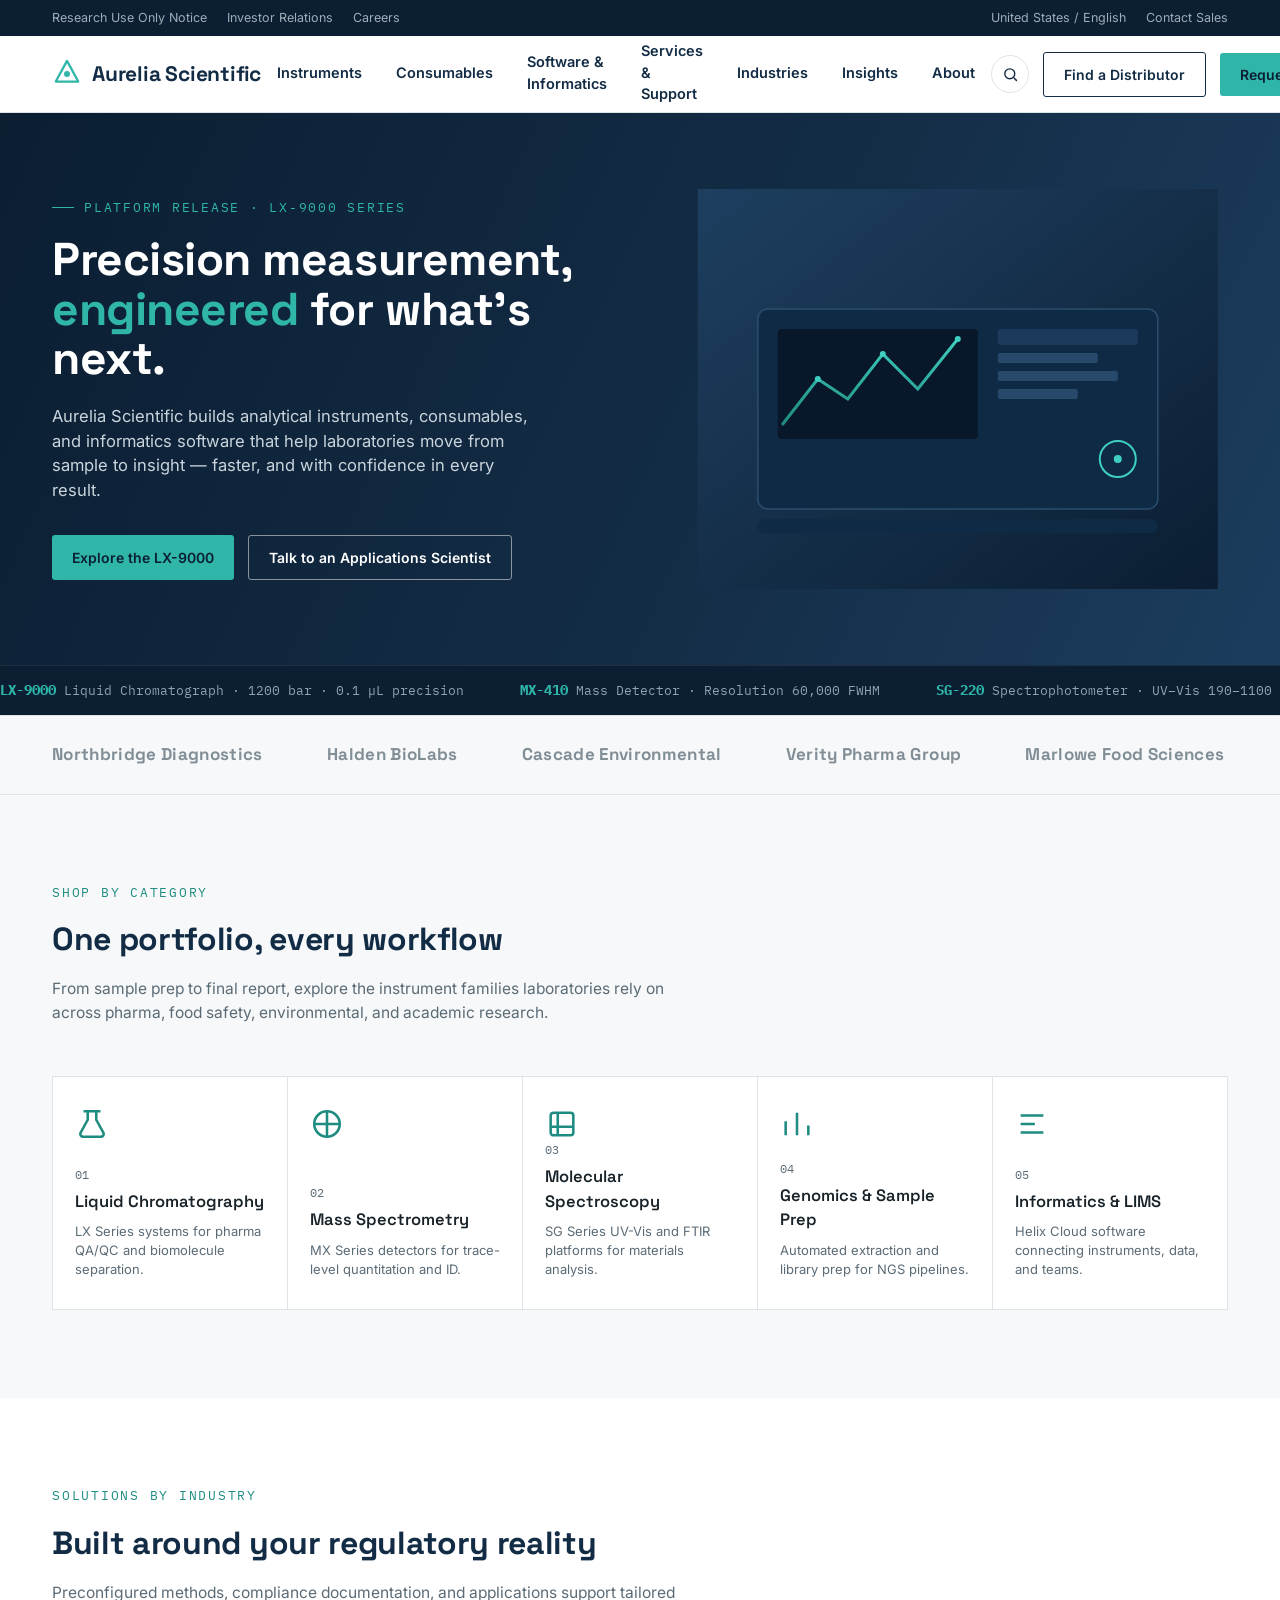
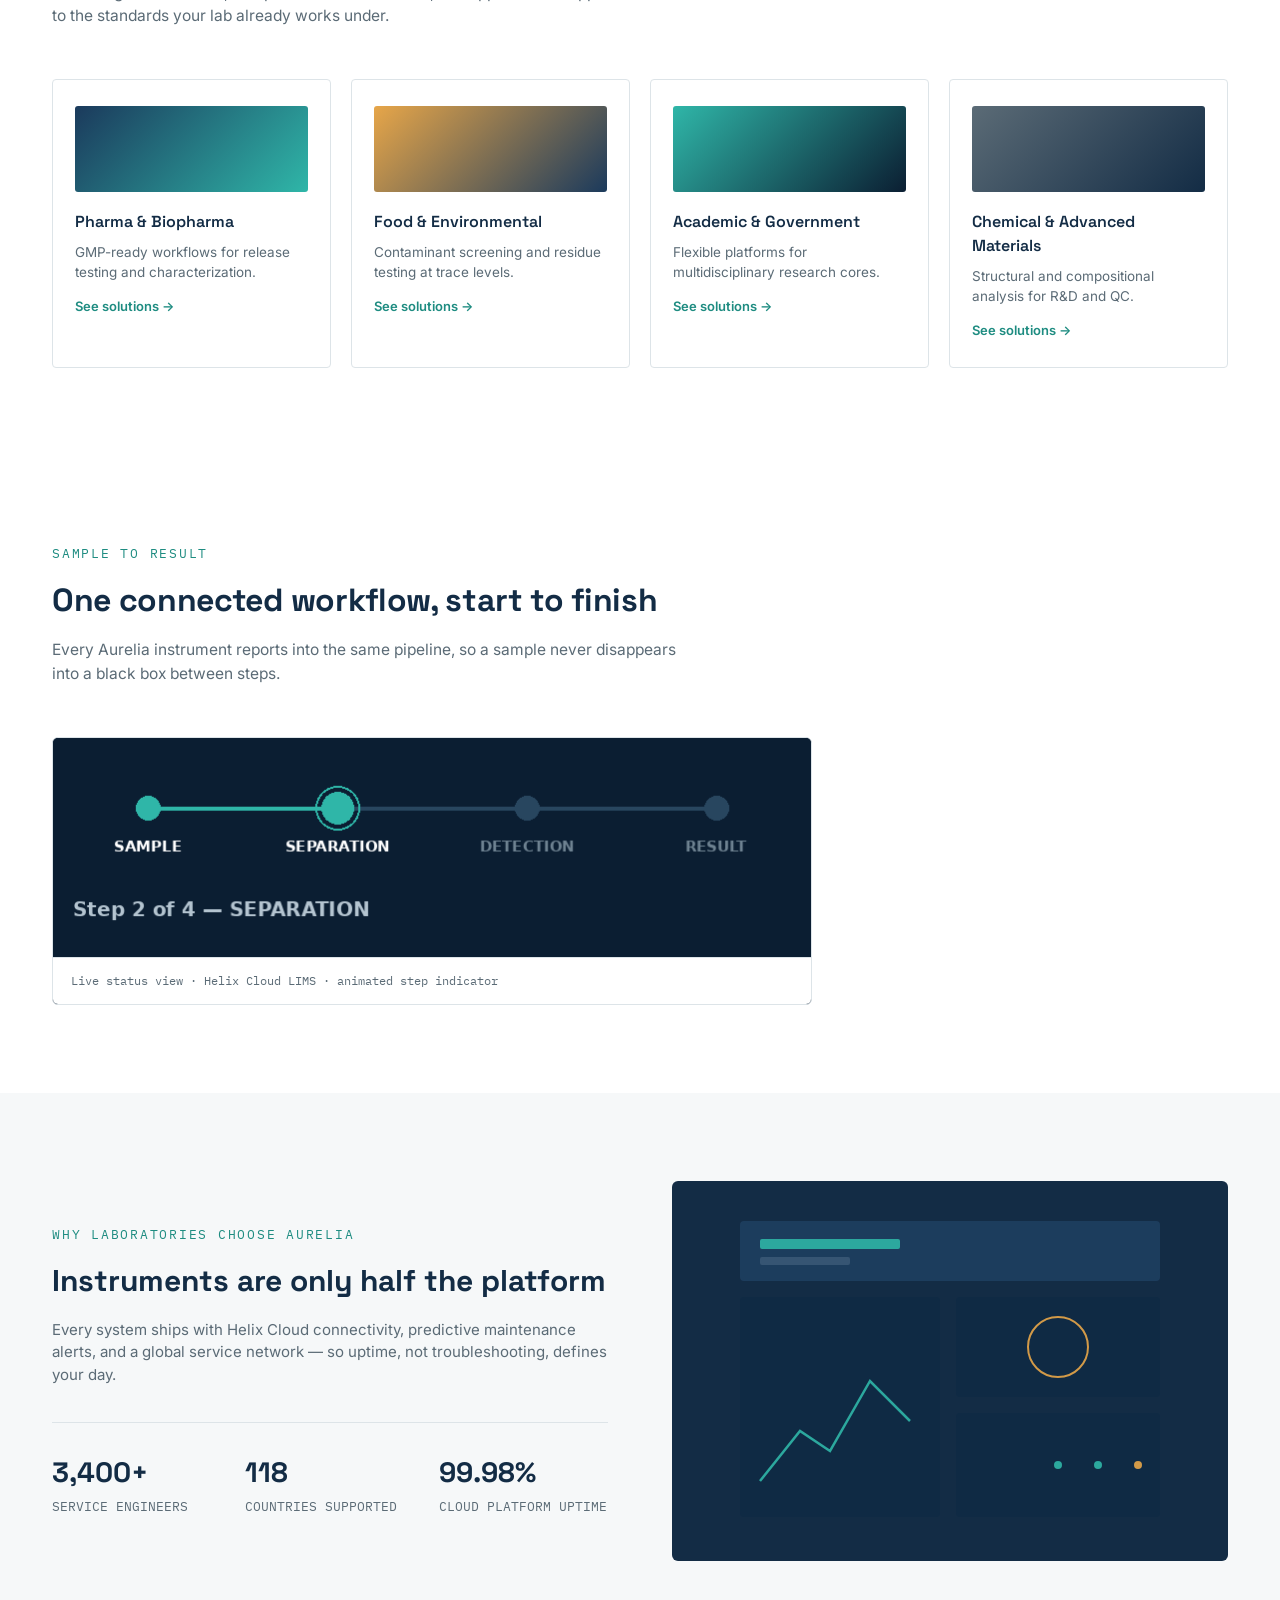
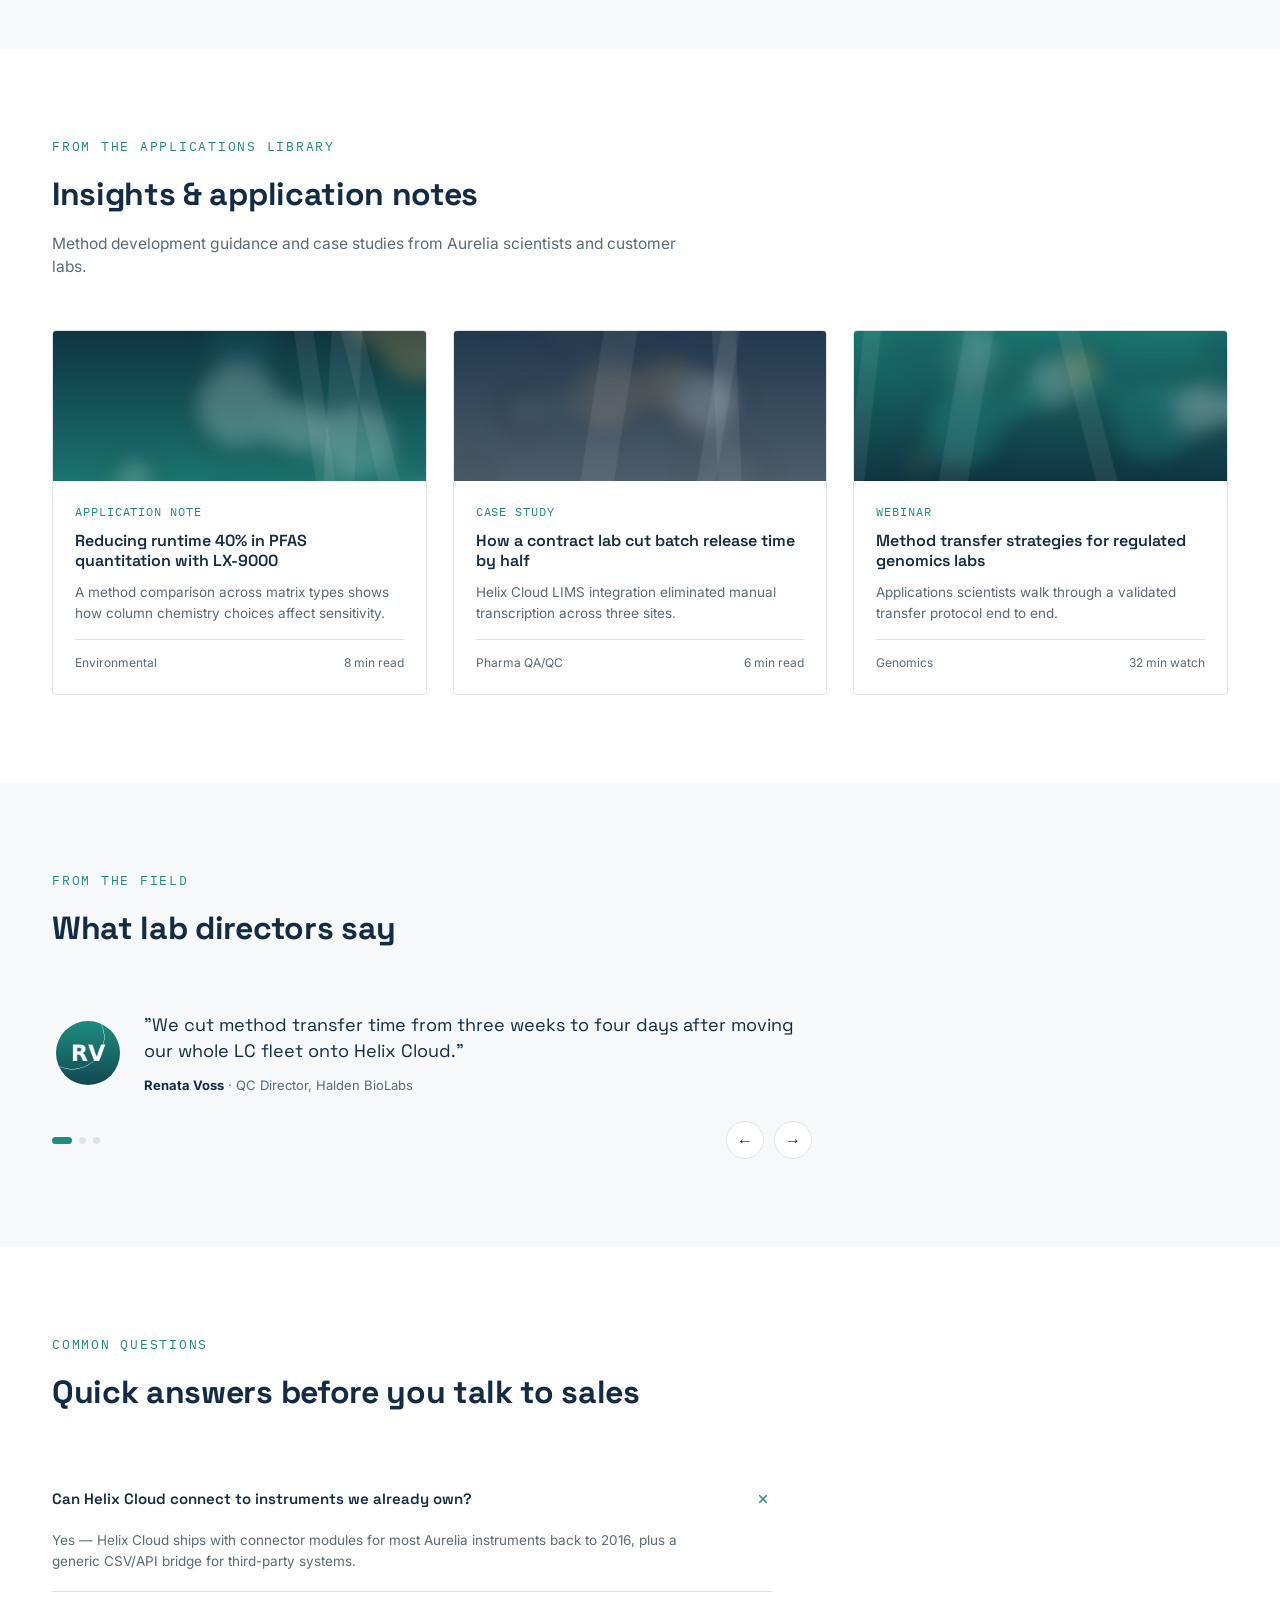
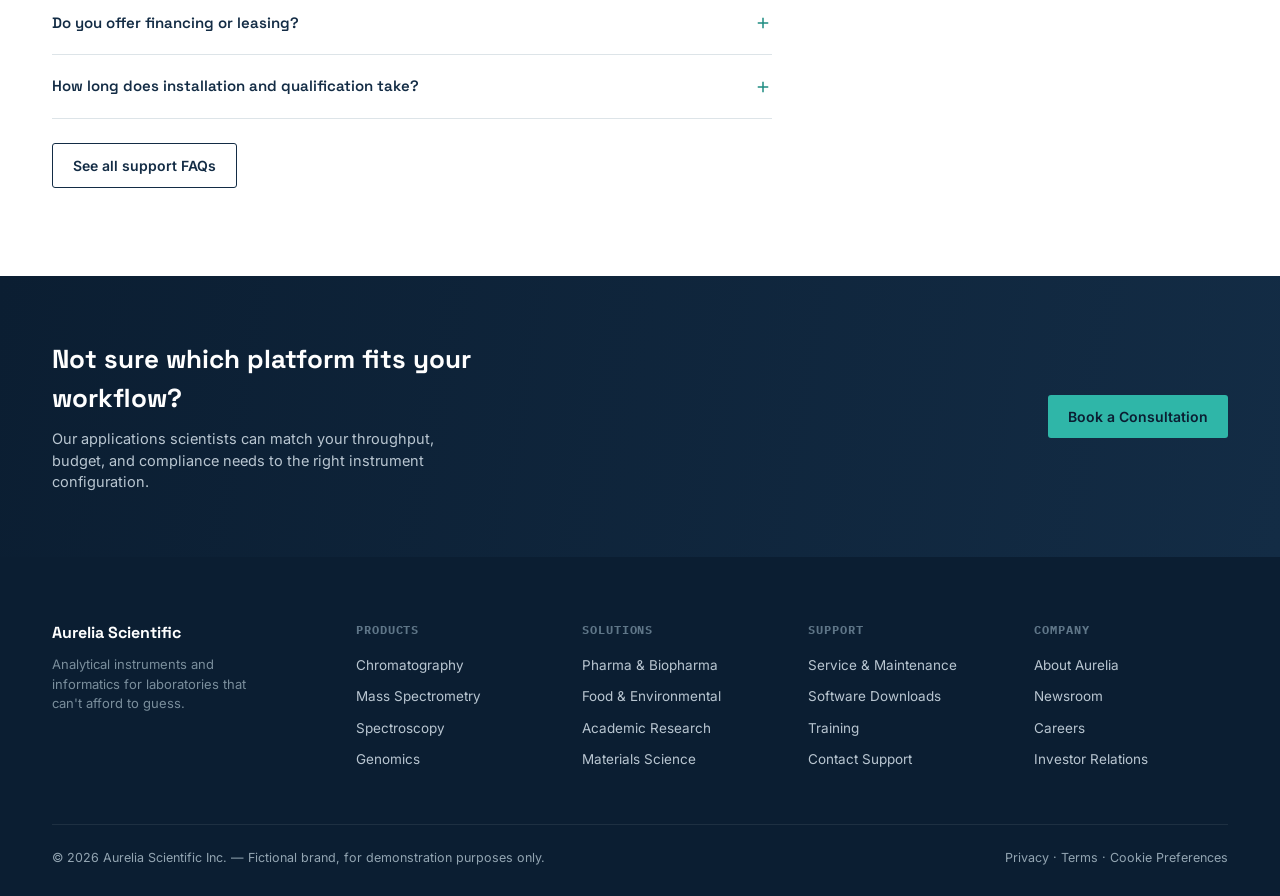
<file: .tmp-aurelia-source/index.html>
<!DOCTYPE html>
<html lang="en">
<head>
<meta charset="UTF-8">
<meta name="viewport" content="width=device-width, initial-scale=1.0">
<title>Home — Aurelia Scientific</title>
<link rel="preconnect" href="https://fonts.googleapis.com">
<link href="https://fonts.googleapis.com/css2?family=Space+Grotesk:wght@500;600;700&family=Inter:wght@400;500;600;700&family=IBM+Plex+Mono:wght@500;600&display=swap" rel="stylesheet">
<link rel="stylesheet" href="styles.css">
</head>
<body>

<div class="utility">
  <div class="wrap">
    <div class="utility-links">
      <a href="#">Research Use Only Notice</a>
      <a href="about.html">Investor Relations</a>
      <a href="about.html">Careers</a>
    </div>
    <div class="utility-links">
      <a href="#">United States / English</a>
      <a href="support.html">Contact Sales</a>
    </div>
  </div>
</div>
<header>
  <div class="wrap nav-row">
    <a href="index.html" class="logo">
      <span class="mark">
        <svg viewBox="0 0 32 32" fill="none"><path d="M16 2 L28 24 L4 24 Z" stroke="#2FB6A8" stroke-width="2.4" stroke-linejoin="round"/><circle cx="16" cy="16" r="3.2" fill="#2FB6A8"/></svg>
      </span>
      Aurelia&nbsp;Scientific
    </a>
    <nav class="primary">
      <a href="products.html">Instruments</a>
      <a href="products.html">Consumables</a>
      <a href="products.html">Software &amp; Informatics</a>
      <a href="support.html">Services &amp; Support</a>
      <a href="industries.html">Industries</a>
      <a href="insights.html">Insights</a>
      <a href="about.html">About</a>
    </nav>
    <div class="nav-actions">
      <span class="icon-btn">
        <svg width="17" height="17" viewBox="0 0 24 24" fill="none" stroke="currentColor" stroke-width="2"><circle cx="11" cy="11" r="7"/><path d="M21 21l-4.3-4.3"/></svg>
      </span>
      <a class="btn btn-ghost" href="support.html">Find a Distributor</a>
      <a class="btn btn-primary" href="support.html">Request a Quote</a>
    </div>
  </div>
</header>
<!-- HERO -->
<section class="hero" style="padding:0;">
  <div class="wrap">
    <div>
      <div class="eyebrow">Platform Release · LX-9000 Series</div>
      <h1>Precision measurement,<br><em>engineered</em> for what's next.</h1>
      <p>Aurelia Scientific builds analytical instruments, consumables, and informatics software that help laboratories move from sample to insight — faster, and with confidence in every result.</p>
      <div class="hero-ctas">
        <a class="btn btn-primary" href="product-lx9000.html">Explore the LX-9000</a>
        <a class="btn btn-ghost" style="border-color:rgba(255,255,255,.5); color:#fff;" href="support.html">Talk to an Applications Scientist</a>
      </div>
    </div>
    <div class="hero-visual">
      <svg class="instrument-render" viewBox="0 0 520 400" xmlns="http://www.w3.org/2000/svg">
        <defs>
          <linearGradient id="g1" x1="0" y1="0" x2="1" y2="1">
            <stop offset="0%" stop-color="#1E3F60"/>
            <stop offset="100%" stop-color="#0B1E32"/>
          </linearGradient>
          <linearGradient id="g2" x1="0" y1="0" x2="0" y2="1">
            <stop offset="0%" stop-color="#3FCFC0"/>
            <stop offset="100%" stop-color="#1E8C81"/>
          </linearGradient>
        </defs>
        <rect width="520" height="400" fill="url(#g1)"/>
        <rect x="60" y="120" width="400" height="200" rx="10" fill="#0F2A44" stroke="#2A4D6E" stroke-width="1.5"/>
        <rect x="80" y="140" width="200" height="110" rx="4" fill="#08182A"/>
        <path d="M85 235 L120 190 L150 210 L185 165 L220 200 L260 150" stroke="url(#g2)" stroke-width="3" fill="none" stroke-linecap="round"/>
        <circle cx="120" cy="190" r="3" fill="#3FCFC0"/>
        <circle cx="185" cy="165" r="3" fill="#3FCFC0"/>
        <circle cx="260" cy="150" r="3" fill="#3FCFC0"/>
        <rect x="300" y="140" width="140" height="16" rx="3" fill="#1B3A5C"/>
        <rect x="300" y="164" width="100" height="10" rx="2" fill="#26496C"/>
        <rect x="300" y="182" width="120" height="10" rx="2" fill="#26496C"/>
        <rect x="300" y="200" width="80" height="10" rx="2" fill="#26496C"/>
        <circle cx="420" cy="270" r="18" fill="none" stroke="#3FCFC0" stroke-width="2"/>
        <circle cx="420" cy="270" r="4" fill="#3FCFC0"/>
        <rect x="60" y="330" width="400" height="14" rx="7" fill="#0F2A44"/>
      </svg>
    </div>
  </div>
</section>

<!-- SPEC TICKER -->
<div class="ticker">
  <div class="ticker-track">
    <span class="spec-item"><b>LX-9000</b> Liquid Chromatograph · 1200 bar · 0.1 µL precision</span>
    <span class="spec-item"><b>MX-410</b> Mass Detector · Resolution 60,000 FWHM</span>
    <span class="spec-item"><b>SG-220</b> Spectrophotometer · UV–Vis 190–1100 nm</span>
    <span class="spec-item"><b>GC-7</b> Gas Chromatograph · 7 channel, dual FID</span>
    <span class="spec-item"><b>Helix Cloud LIMS</b> · 99.98% uptime SLA</span>
    <span class="spec-item"><b>LX-9000</b> Liquid Chromatograph · 1200 bar · 0.1 µL precision</span>
    <span class="spec-item"><b>MX-410</b> Mass Detector · Resolution 60,000 FWHM</span>
    <span class="spec-item"><b>SG-220</b> Spectrophotometer · UV–Vis 190–1100 nm</span>
    <span class="spec-item"><b>GC-7</b> Gas Chromatograph · 7 channel, dual FID</span>
    <span class="spec-item"><b>Helix Cloud LIMS</b> · 99.98% uptime SLA</span>
  </div>
</div>

<!-- LOGO STRIP -->
<div class="logo-strip">
  <div class="wrap">
    <div class="logo-strip-track">
      <span class="logo-item">Northbridge Diagnostics</span>
      <span class="logo-item">Halden BioLabs</span>
      <span class="logo-item">Cascade Environmental</span>
      <span class="logo-item">Verity Pharma Group</span>
      <span class="logo-item">Marlowe Food Sciences</span>
      <span class="logo-item">Ashcombe University</span>
      <span class="logo-item">Northbridge Diagnostics</span>
      <span class="logo-item">Halden BioLabs</span>
      <span class="logo-item">Cascade Environmental</span>
      <span class="logo-item">Verity Pharma Group</span>
      <span class="logo-item">Marlowe Food Sciences</span>
      <span class="logo-item">Ashcombe University</span>
    </div>
  </div>
</div>

<!-- CATEGORY GRID -->
<section class="bg-paper">
  <div class="wrap">
    <div class="section-head">
      <div class="kicker">Shop by category</div>
      <h2>One portfolio, every workflow</h2>
      <p>From sample prep to final report, explore the instrument families laboratories rely on across pharma, food safety, environmental, and academic research.</p>
    </div>
    <div class="cat-grid">
      <div class="cat-card">
        <svg class="cat-icon" viewBox="0 0 24 24" fill="none" stroke="currentColor" stroke-width="1.8"><path d="M6 3h12M9 3v6l-5 9a2 2 0 002 3h12a2 2 0 002-3l-5-9V3"/></svg>
        <div>
          <div class="cat-num">01</div>
          <h3><a href="product-lx9000.html" style="color:inherit;">Liquid Chromatography</a></h3>
          <p>LX Series systems for pharma QA/QC and biomolecule separation.</p>
        </div>
      </div>
      <div class="cat-card">
        <svg class="cat-icon" viewBox="0 0 24 24" fill="none" stroke="currentColor" stroke-width="1.8"><circle cx="12" cy="12" r="9"/><path d="M12 3v18M3 12h18"/></svg>
        <div>
          <div class="cat-num">02</div>
          <h3><a href="product-mx410.html" style="color:inherit;">Mass Spectrometry</a></h3>
          <p>MX Series detectors for trace-level quantitation and ID.</p>
        </div>
      </div>
      <div class="cat-card">
        <svg class="cat-icon" viewBox="0 0 24 24" fill="none" stroke="currentColor" stroke-width="1.8"><rect x="4" y="4" width="16" height="16" rx="2"/><path d="M4 14h16M9 4v16"/></svg>
        <div>
          <div class="cat-num">03</div>
          <h3><a href="products.html" style="color:inherit;">Molecular Spectroscopy</a></h3>
          <p>SG Series UV-Vis and FTIR platforms for materials analysis.</p>
        </div>
      </div>
      <div class="cat-card">
        <svg class="cat-icon" viewBox="0 0 24 24" fill="none" stroke="currentColor" stroke-width="1.8"><path d="M4 20V10M12 20V4M20 20v-7"/></svg>
        <div>
          <div class="cat-num">04</div>
          <h3><a href="products.html" style="color:inherit;">Genomics &amp; Sample Prep</a></h3>
          <p>Automated extraction and library prep for NGS pipelines.</p>
        </div>
      </div>
      <div class="cat-card">
        <svg class="cat-icon" viewBox="0 0 24 24" fill="none" stroke="currentColor" stroke-width="1.8"><path d="M4 6h16M4 12h10M4 18h16"/></svg>
        <div>
          <div class="cat-num">05</div>
          <h3><a href="products.html" style="color:inherit;">Informatics &amp; LIMS</a></h3>
          <p>Helix Cloud software connecting instruments, data, and teams.</p>
        </div>
      </div>
    </div>
  </div>
</section>

<!-- INDUSTRIES -->
<section>
  <div class="wrap">
    <div class="section-head">
      <div class="kicker">Solutions by industry</div>
      <h2>Built around your regulatory reality</h2>
      <p>Preconfigured methods, compliance documentation, and applications support tailored to the standards your lab already works under.</p>
    </div>
    <div class="ind-grid">
      <div class="ind-card">
        <div class="ind-swatch" style="background:linear-gradient(135deg,#1B3A5C,#2FB6A8);"></div>
        <h4>Pharma &amp; Biopharma</h4>
        <p>GMP-ready workflows for release testing and characterization.</p>
        <a href="industries.html">See solutions →</a>
      </div>
      <div class="ind-card">
        <div class="ind-swatch" style="background:linear-gradient(135deg,#E7A649,#1B3A5C);"></div>
        <h4>Food &amp; Environmental</h4>
        <p>Contaminant screening and residue testing at trace levels.</p>
        <a href="industries.html">See solutions →</a>
      </div>
      <div class="ind-card">
        <div class="ind-swatch" style="background:linear-gradient(135deg,#2FB6A8,#0B1E32);"></div>
        <h4>Academic &amp; Government</h4>
        <p>Flexible platforms for multidisciplinary research cores.</p>
        <a href="industries.html">See solutions →</a>
      </div>
      <div class="ind-card">
        <div class="ind-swatch" style="background:linear-gradient(135deg,#5B6B76,#132C45);"></div>
        <h4>Chemical &amp; Advanced Materials</h4>
        <p>Structural and compositional analysis for R&amp;D and QC.</p>
        <a href="industries.html">See solutions →</a>
      </div>
    </div>
  </div>
</section>

<!-- HOW IT WORKS (GIF) -->
<section>
  <div class="wrap">
    <div class="section-head">
      <div class="kicker">Sample to result</div>
      <h2>One connected workflow, start to finish</h2>
      <p>Every Aurelia instrument reports into the same pipeline, so a sample never disappears into a black box between steps.</p>
    </div>
    <div class="gif-card" style="max-width:760px;">
      <img src="assets/workflow.gif" alt="Animated diagram cycling through sample, separation, detection, and result stages">
      <div class="gif-caption">Live status view · Helix Cloud LIMS · animated step indicator</div>
    </div>
  </div>
</section>

<!-- SPLIT FEATURE / STATS -->
<section class="bg-paper">
  <div class="wrap split">
    <div>
      <div class="kicker">Why laboratories choose Aurelia</div>
      <h2 style="font-family:var(--display); font-size:30px; color:var(--navy); font-weight:700; margin-bottom:16px;">Instruments are only half the platform</h2>
      <p style="color:var(--slate); font-size:15px;">Every system ships with Helix Cloud connectivity, predictive maintenance alerts, and a global service network — so uptime, not troubleshooting, defines your day.</p>
      <div class="stat-row">
        <div class="stat"><b>3,400+</b><span>SERVICE ENGINEERS</span></div>
        <div class="stat"><b>118</b><span>COUNTRIES SUPPORTED</span></div>
        <div class="stat"><b>99.98%</b><span>CLOUD PLATFORM UPTIME</span></div>
      </div>
    </div>
    <div class="feature-panel">
      <svg width="100%" height="100%" viewBox="0 0 500 380" xmlns="http://www.w3.org/2000/svg">
        <rect width="500" height="380" fill="#132C45"/>
        <g opacity="0.9">
          <rect x="40" y="40" width="420" height="60" rx="4" fill="#1E3F60"/>
          <rect x="60" y="58" width="140" height="10" rx="2" fill="#2FB6A8"/>
          <rect x="60" y="76" width="90" height="8" rx="2" fill="#3A5A78"/>
          <rect x="40" y="116" width="200" height="220" rx="4" fill="#0F2A44"/>
          <path d="M60 300 L100 250 L130 270 L170 200 L210 240" stroke="#2FB6A8" stroke-width="2.5" fill="none"/>
          <rect x="256" y="116" width="204" height="100" rx="4" fill="#0F2A44"/>
          <rect x="256" y="232" width="204" height="104" rx="4" fill="#0F2A44"/>
          <circle cx="358" cy="166" r="30" fill="none" stroke="#E7A649" stroke-width="2"/>
          <circle cx="358" cy="284" r="4" fill="#2FB6A8"/>
          <circle cx="398" cy="284" r="4" fill="#2FB6A8"/>
          <circle cx="438" cy="284" r="4" fill="#E7A649"/>
        </g>
      </svg>
    </div>
  </div>
</section>

<!-- INSIGHTS -->
<section>
  <div class="wrap">
    <div class="section-head">
      <div class="kicker">From the applications library</div>
      <h2>Insights &amp; application notes</h2>
      <p>Method development guidance and case studies from Aurelia scientists and customer labs.</p>
    </div>
    <div class="insight-grid">
      <div class="insight-card">
        <div class="insight-thumb"><img src="assets/photo-lab-3.jpg" alt="" style="width:100%;height:100%;object-fit:cover;"></div>
        <div class="insight-body">
          <div class="insight-tag">Application Note</div>
          <h4>Reducing runtime 40% in PFAS quantitation with LX-9000</h4>
          <p>A method comparison across matrix types shows how column chemistry choices affect sensitivity.</p>
          <div class="insight-meta"><span>Environmental</span><span>8 min read</span></div>
        </div>
      </div>
      <div class="insight-card">
        <div class="insight-thumb"><img src="assets/photo-lab-4.jpg" alt="" style="width:100%;height:100%;object-fit:cover;"></div>
        <div class="insight-body">
          <div class="insight-tag">Case Study</div>
          <h4>How a contract lab cut batch release time by half</h4>
          <p>Helix Cloud LIMS integration eliminated manual transcription across three sites.</p>
          <div class="insight-meta"><span>Pharma QA/QC</span><span>6 min read</span></div>
        </div>
      </div>
      <div class="insight-card">
        <div class="insight-thumb"><img src="assets/photo-lab-5.jpg" alt="" style="width:100%;height:100%;object-fit:cover;"></div>
        <div class="insight-body">
          <div class="insight-tag">Webinar</div>
          <h4>Method transfer strategies for regulated genomics labs</h4>
          <p>Applications scientists walk through a validated transfer protocol end to end.</p>
          <div class="insight-meta"><span>Genomics</span><span>32 min watch</span></div>
        </div>
      </div>
    </div>
  </div>
</section>

<!-- TESTIMONIAL CAROUSEL -->
<section class="bg-paper">
  <div class="wrap">
    <div class="section-head">
      <div class="kicker">From the field</div>
      <h2>What lab directors say</h2>
    </div>
    <div class="carousel" id="testi-carousel" style="max-width:760px;">
      <div class="carousel-track" id="testi-track">
        <div class="testi-slide">
          <img src="assets/avatar-1.png" alt="">
          <div>
            <div class="testi-quote">"We cut method transfer time from three weeks to four days after moving our whole LC fleet onto Helix Cloud."</div>
            <div class="testi-meta"><b>Renata Voss</b> · QC Director, Halden BioLabs</div>
          </div>
        </div>
        <div class="testi-slide">
          <img src="assets/avatar-2.png" alt="">
          <div>
            <div class="testi-quote">"The MX-410's sensitivity let us drop our PFAS detection limits below what our old contract lab could offer."</div>
            <div class="testi-meta"><b>Marcus Idehen</b> · Lab Manager, Cascade Environmental</div>
          </div>
        </div>
        <div class="testi-slide">
          <img src="assets/avatar-3.png" alt="">
          <div>
            <div class="testi-quote">"Onboarding four LX-9000 systems across two sites took a single week, audit trail included."</div>
            <div class="testi-meta"><b>Priya Ramanathan</b> · Associate Director, Verity Pharma Group</div>
          </div>
        </div>
      </div>
      <div class="carousel-nav">
        <div class="carousel-dots" id="testi-dots"></div>
        <div class="carousel-btn" onclick="testiMove(-1)">&#8592;</div>
        <div class="carousel-btn" onclick="testiMove(1)">&#8594;</div>
      </div>
    </div>
  </div>
</section>

<!-- FAQ PREVIEW -->
<section>
  <div class="wrap">
    <div class="section-head">
      <div class="kicker">Common questions</div>
      <h2>Quick answers before you talk to sales</h2>
    </div>
    <div style="max-width:720px;">
      <div class="faq-item open">
        <div class="faq-q">Can Helix Cloud connect to instruments we already own?<svg width="18" height="18" viewBox="0 0 24 24" fill="none" stroke="currentColor" stroke-width="2"><path d="M12 5v14M5 12h14"/></svg></div>
        <div class="faq-a">Yes — Helix Cloud ships with connector modules for most Aurelia instruments back to 2016, plus a generic CSV/API bridge for third-party systems.</div>
      </div>
      <div class="faq-item">
        <div class="faq-q">Do you offer financing or leasing?<svg width="18" height="18" viewBox="0 0 24 24" fill="none" stroke="currentColor" stroke-width="2"><path d="M12 5v14M5 12h14"/></svg></div>
        <div class="faq-a">Most instrument purchases can be structured as a lease or grant-cycle-aligned payment plan — ask your account manager for a quote alongside the standard price.</div>
      </div>
      <div class="faq-item">
        <div class="faq-q">How long does installation and qualification take?<svg width="18" height="18" viewBox="0 0 24 24" fill="none" stroke="currentColor" stroke-width="2"><path d="M12 5v14M5 12h14"/></svg></div>
        <div class="faq-a">Typical IQ/OQ for a single LX-9000 or MX-410 takes 2–3 business days once the instrument is on-site, performed by an Aurelia field engineer.</div>
      </div>
    </div>
    <a class="btn btn-ghost" href="support.html" style="margin-top:24px;">See all support FAQs</a>
  </div>
</section>

<script>
document.querySelectorAll('.faq-q').forEach(q=>{
  q.addEventListener('click',()=>{ q.parentElement.classList.toggle('open'); });
});
(function(){
  const track = document.getElementById('testi-track');
  const dotsWrap = document.getElementById('testi-dots');
  if(!track) return;
  const slides = track.children.length;
  let idx = 0;
  for(let i=0;i<slides;i++){
    const d = document.createElement('span');
    if(i===0) d.className='active';
    d.onclick = ()=>{ idx=i; render(); };
    dotsWrap.appendChild(d);
  }
  function render(){
    track.style.transform = `translateX(-${idx*100}%)`;
    [...dotsWrap.children].forEach((d,i)=> d.className = i===idx ? 'active' : '');
  }
  window.testiMove = function(dir){
    idx = (idx + dir + slides) % slides;
    render();
  };
})();
</script>


<div class="cta-band">
  <div class="wrap">
    <div>
      <h3>Not sure which platform fits your workflow?</h3>
      <p>Our applications scientists can match your throughput, budget, and compliance needs to the right instrument configuration.</p>
    </div>
    <a class="btn btn-primary" href="support.html">Book a Consultation</a>
  </div>
</div>
<footer>
  <div class="wrap">
    <div class="foot-grid">
      <div>
        <div class="foot-logo">Aurelia Scientific</div>
        <p style="font-size:13px; max-width:220px; color:#7A8E9C;">Analytical instruments and informatics for laboratories that can't afford to guess.</p>
      </div>
      <div>
        <h5>Products</h5>
        <a href="products.html">Chromatography</a>
        <a href="products.html">Mass Spectrometry</a>
        <a href="products.html">Spectroscopy</a>
        <a href="products.html">Genomics</a>
      </div>
      <div>
        <h5>Solutions</h5>
        <a href="industries.html">Pharma &amp; Biopharma</a>
        <a href="industries.html">Food &amp; Environmental</a>
        <a href="industries.html">Academic Research</a>
        <a href="industries.html">Materials Science</a>
      </div>
      <div>
        <h5>Support</h5>
        <a href="support.html">Service &amp; Maintenance</a>
        <a href="support.html">Software Downloads</a>
        <a href="support.html">Training</a>
        <a href="support.html">Contact Support</a>
      </div>
      <div>
        <h5>Company</h5>
        <a href="about.html">About Aurelia</a>
        <a href="about.html">Newsroom</a>
        <a href="about.html">Careers</a>
        <a href="about.html">Investor Relations</a>
      </div>
    </div>
    <div class="foot-bottom">
      <span>© 2026 Aurelia Scientific Inc. — Fictional brand, for demonstration purposes only.</span>
      <span>Privacy · Terms · Cookie Preferences</span>
    </div>
  </div>
</footer>
</body>
</html>
</file>
<file: .tmp-aurelia-source/styles.css>
@font-face {
  font-family: 'Inter';
  src: url('../fonts/aurelia/inter.woff2') format('woff2');
  font-display: swap;
}

@font-face {
  font-family: 'Space Grotesk';
  src: url('../fonts/aurelia/space-grotesk.woff2') format('woff2');
  font-display: swap;
}

@font-face {
  font-family: 'IBM Plex Mono';
  src: url('../fonts/aurelia/ibm-plex-mono-500.woff2') format('woff2');
  font-weight: 500;
  font-display: swap;
}

@font-face {
  font-family: 'IBM Plex Mono';
  src: url('../fonts/aurelia/ibm-plex-mono-600.woff2') format('woff2');
  font-weight: 600;
  font-display: swap;
}

:root{
    --navy:#132C45;
    --navy-deep:#0B1E32;
    --teal:#2FB6A8;
    --teal-deep:#1E8C81;
    --amber:#E7A649;
    --ink:#182229;
    --slate:#5B6B76;
    --line:#DDE4E8;
    --paper:#F6F8F9;
    --white:#FFFFFF;
    --mono: 'IBM Plex Mono', monospace;
    --display: 'Space Grotesk', sans-serif;
    --body: 'Inter', sans-serif;
  }
  *{box-sizing:border-box; margin:0; padding:0;}
  body{font-family:var(--body); color:var(--ink); background:var(--white); line-height:1.5;}
  img,svg{display:block; max-width:100%;}
  a{color:inherit; text-decoration:none;}
  .wrap{max-width:1240px; margin:0 auto; padding:0 32px;}

  /* ---------- Top utility bar ---------- */
  .utility{background:var(--navy-deep); color:#B9C6D1; font-size:12.5px;}
  .utility .wrap{display:flex; justify-content:space-between; align-items:center; height:36px;}
  .utility a{opacity:.85;}
  .utility a:hover{opacity:1; color:var(--teal);}
  .utility-links{display:flex; gap:20px;}

  /* ---------- Header / mega nav ---------- */
  header{position:sticky; top:0; z-index:50; background:var(--white); border-bottom:1px solid var(--line);}
  .nav-row{display:flex; align-items:center; justify-content:space-between; height:76px;}
  .logo{display:flex; align-items:center; gap:10px; font-family:var(--display); font-weight:700; font-size:21px; letter-spacing:-0.01em; color:var(--navy);}
  .logo .mark{width:30px; height:30px;}
  .logo .mark svg{width:100%; height:100%;}
  nav.primary{display:flex; gap:2px;}
  nav.primary > a{display:flex; align-items:center; padding:0 16px; height:76px; font-size:14.5px; font-weight:600; color:var(--navy); border-bottom:3px solid transparent; position:relative;}
  nav.primary > a:hover{color:var(--teal-deep); border-bottom-color:var(--teal);}
  .nav-actions{display:flex; align-items:center; gap:14px;}
  .icon-btn{width:38px; height:38px; border-radius:50%; display:flex; align-items:center; justify-content:center; color:var(--navy); border:1px solid var(--line);}
  .icon-btn:hover{border-color:var(--teal); color:var(--teal-deep);}
  .btn{display:inline-flex; align-items:center; gap:8px; font-weight:600; font-size:14px; padding:11px 20px; border-radius:3px; white-space:nowrap;}
  .btn-primary{background:var(--teal); color:var(--navy-deep);}
  .btn-primary:hover{background:var(--teal-deep); color:var(--white);}
  .btn-ghost{border:1.5px solid var(--navy); color:var(--navy);}
  .btn-ghost:hover{background:var(--navy); color:var(--white);}

  /* ---------- Hero ---------- */
  .hero{background:linear-gradient(115deg, var(--navy-deep) 0%, var(--navy) 55%, #1C3D5E 100%); color:var(--white); position:relative; overflow:hidden;}
  .hero .wrap{display:grid; grid-template-columns:1.05fr 0.95fr; gap:40px; align-items:center; padding-top:76px; padding-bottom:76px; min-height:520px;}
  .eyebrow{font-family:var(--mono); font-size:12.5px; letter-spacing:.14em; text-transform:uppercase; color:var(--teal); margin-bottom:18px; display:flex; align-items:center; gap:10px;}
  .eyebrow::before{content:''; width:22px; height:1px; background:var(--teal);}
  .hero h1{font-family:var(--display); font-size:46px; line-height:1.08; font-weight:700; letter-spacing:-0.01em; margin-bottom:20px;}
  .hero h1 em{color:var(--teal); font-style:normal;}
  .hero p{font-size:16.5px; color:#C9D4DC; max-width:480px; margin-bottom:32px;}
  .hero-ctas{display:flex; gap:14px; flex-wrap:wrap;}
  .hero-visual{position:relative; height:400px; border-radius:6px; overflow:hidden;}
  .instrument-render{width:100%; height:100%; border-radius:6px;}

  /* ---------- Spec ticker (signature element) ---------- */
  .ticker{background:var(--navy-deep); border-top:1px solid rgba(255,255,255,.08); overflow:hidden;}
  .ticker-track{display:flex; gap:56px; padding:14px 0; white-space:nowrap; animation:scroll 32s linear infinite;}
  .ticker:hover .ticker-track{animation-play-state:paused;}
  @keyframes scroll{ from{transform:translateX(0);} to{transform:translateX(-50%);} }
  .spec-item{display:inline-flex; align-items:baseline; gap:8px; font-family:var(--mono); font-size:13px; color:#8FA3B2;}
  .spec-item b{color:var(--teal); font-size:14px;}

  /* ---------- Section shells ---------- */
  section{padding:88px 0;}
  .section-head{max-width:640px; margin-bottom:52px;}
  .kicker{font-family:var(--mono); font-size:12.5px; letter-spacing:.14em; text-transform:uppercase; color:var(--teal-deep); margin-bottom:14px;}
  .section-head h2{font-family:var(--display); font-size:32px; font-weight:700; color:var(--navy); letter-spacing:-0.01em; margin-bottom:14px;}
  .section-head p{color:var(--slate); font-size:15.5px;}
  .bg-paper{background:var(--paper);}

  /* ---------- Product category grid ---------- */
  .cat-grid{display:grid; grid-template-columns:repeat(5,1fr); gap:1px; background:var(--line); border:1px solid var(--line);}
  .cat-card{background:var(--white); padding:30px 22px; min-height:220px; display:flex; flex-direction:column; justify-content:space-between; transition:background .15s;}
  .cat-card:hover{background:var(--navy); color:var(--white); cursor:pointer;}
  .cat-card:hover .cat-num, .cat-card:hover p{color:#AEC2CE;}
  .cat-icon{width:34px; height:34px; color:var(--teal-deep); margin-bottom:auto;}
  .cat-card:hover .cat-icon{color:var(--teal);}
  .cat-num{font-family:var(--mono); font-size:12px; color:var(--slate); margin-bottom:6px;}
  .cat-card h3{font-family:var(--display); font-size:16.5px; font-weight:600; margin-bottom:8px;}
  .cat-card p{font-size:13px; color:var(--slate); line-height:1.45;}

  /* ---------- Industries ---------- */
  .ind-grid{display:grid; grid-template-columns:repeat(4,1fr); gap:20px;}
  .ind-card{border:1px solid var(--line); border-radius:4px; padding:26px 22px; background:var(--white); transition:box-shadow .15s, transform .15s;}
  .ind-card:hover{box-shadow:0 12px 28px rgba(19,44,69,.08); transform:translateY(-3px);}
  .ind-swatch{width:100%; height:86px; border-radius:3px; margin-bottom:18px;}
  .ind-card h4{font-family:var(--display); font-size:16px; font-weight:600; color:var(--navy); margin-bottom:8px;}
  .ind-card p{font-size:13.5px; color:var(--slate);}
  .ind-card a{font-size:13px; font-weight:600; color:var(--teal-deep); display:inline-flex; align-items:center; gap:6px; margin-top:14px;}

  /* ---------- Split feature ---------- */
  .split{display:grid; grid-template-columns:1fr 1fr; gap:64px; align-items:center;}
  .feature-panel{background:var(--navy); border-radius:6px; height:380px; position:relative; overflow:hidden;}
  .stat-row{display:grid; grid-template-columns:repeat(3,1fr); gap:24px; margin-top:36px; padding-top:28px; border-top:1px solid var(--line);}
  .stat b{display:block; font-family:var(--display); font-size:28px; color:var(--navy); font-weight:700;}
  .stat span{font-size:12.5px; color:var(--slate); font-family:var(--mono);}

  /* ---------- Insights ---------- */
  .insight-grid{display:grid; grid-template-columns:repeat(3,1fr); gap:26px;}
  .insight-card{border:1px solid var(--line); border-radius:4px; overflow:hidden; background:var(--white);}
  .insight-thumb{height:150px;}
  .insight-body{padding:22px;}
  .insight-tag{font-family:var(--mono); font-size:11.5px; text-transform:uppercase; letter-spacing:.08em; color:var(--teal-deep); margin-bottom:10px;}
  .insight-card h4{font-family:var(--display); font-size:16px; font-weight:600; color:var(--navy); margin-bottom:10px; line-height:1.3;}
  .insight-card p{font-size:13.5px; color:var(--slate); margin-bottom:16px;}
  .insight-meta{font-size:12px; color:var(--slate); display:flex; justify-content:space-between; border-top:1px solid var(--line); padding-top:14px;}

  /* ---------- CTA band ---------- */
  .cta-band{background:linear-gradient(100deg,var(--navy-deep),var(--navy)); color:var(--white); padding:64px 0;}
  .cta-band .wrap{display:flex; justify-content:space-between; align-items:center; gap:40px;}
  .cta-band h3{font-family:var(--display); font-size:26px; font-weight:700; max-width:460px;}
  .cta-band p{color:#B9C6D1; margin-top:10px; max-width:420px; font-size:14.5px;}

  /* ---------- Footer ---------- */
  footer{background:var(--navy-deep); color:#93A5B2; padding:64px 0 28px;}
  .foot-grid{display:grid; grid-template-columns:1.4fr 1fr 1fr 1fr 1fr; gap:32px; padding-bottom:44px; border-bottom:1px solid rgba(255,255,255,.08);}
  .foot-grid h5{font-family:var(--mono); font-size:12px; letter-spacing:.08em; text-transform:uppercase; color:#5F7688; margin-bottom:16px;}
  .foot-grid a{display:block; font-size:13.5px; margin-bottom:11px; color:#B9C6D1;}
  .foot-grid a:hover{color:var(--teal);}
  .foot-bottom{display:flex; justify-content:space-between; align-items:center; padding-top:24px; font-size:12.5px;}
  .foot-logo{font-family:var(--display); font-weight:700; color:var(--white); font-size:16px; margin-bottom:10px;}

  @media (max-width:1024px){
    .cat-grid{grid-template-columns:repeat(3,1fr);}
    .ind-grid{grid-template-columns:repeat(2,1fr);}
    .insight-grid{grid-template-columns:1fr;}
    .split{grid-template-columns:1fr;}
    .foot-grid{grid-template-columns:1fr 1fr;}
    nav.primary{display:none;}
  }

/* ================= Additional components for sub-pages ================= */

/* Breadcrumb */
.breadcrumb{font-family:var(--mono); font-size:12px; color:var(--slate); padding:22px 0 0;}
.breadcrumb a{color:var(--slate);}
.breadcrumb a:hover{color:var(--teal-deep);}
.breadcrumb span{margin:0 8px; color:#B7C2C9;}

/* Sub-hero (for listing / hub pages) */
.subhero{background:linear-gradient(115deg, var(--navy-deep) 0%, var(--navy) 100%); color:var(--white); padding:48px 0 44px;}
.subhero h1{font-family:var(--display); font-size:36px; font-weight:700; letter-spacing:-0.01em; margin-bottom:12px;}
.subhero p{color:#C9D4DC; max-width:560px; font-size:15px;}

/* Filter chips */
.chip-row{display:flex; gap:10px; flex-wrap:wrap; padding:26px 0 6px;}
.chip{font-family:var(--mono); font-size:12.5px; padding:8px 16px; border:1px solid var(--line); border-radius:20px; color:var(--navy); cursor:pointer;}
.chip.active{background:var(--navy); color:var(--white); border-color:var(--navy);}
.chip:hover{border-color:var(--teal);}

/* Product listing grid */
.product-grid{display:grid; grid-template-columns:repeat(3,1fr); gap:24px; padding:30px 0 10px;}
.product-card{border:1px solid var(--line); border-radius:5px; overflow:hidden; background:var(--white); transition:box-shadow .15s, transform .15s;}
.product-card:hover{box-shadow:0 14px 30px rgba(19,44,69,.1); transform:translateY(-3px);}
.product-thumb{height:170px; display:flex; align-items:center; justify-content:center;}
.product-thumb svg{width:70%; height:70%;}
.product-info{padding:20px 22px 22px;}
.product-cat{font-family:var(--mono); font-size:11px; text-transform:uppercase; letter-spacing:.08em; color:var(--teal-deep); margin-bottom:8px;}
.product-info h3{font-family:var(--display); font-size:17px; font-weight:600; color:var(--navy); margin-bottom:8px;}
.product-info p{font-size:13px; color:var(--slate); margin-bottom:16px; line-height:1.5;}
.product-foot{display:flex; justify-content:space-between; align-items:center; border-top:1px solid var(--line); padding-top:14px;}
.product-foot a{font-size:13px; font-weight:600; color:var(--teal-deep);}
.product-foot .from{font-family:var(--mono); font-size:12px; color:var(--slate);}

/* Product detail hero */
.pdp-hero{display:grid; grid-template-columns:0.9fr 1.1fr; gap:56px; padding:44px 0 56px; align-items:start;}
.pdp-media{background:var(--paper); border:1px solid var(--line); border-radius:6px; height:360px; display:flex; align-items:center; justify-content:center;}
.pdp-media svg{width:80%;}
.pdp-title-row .kicker{margin-bottom:10px;}
.pdp-title-row h1{font-family:var(--display); font-size:32px; font-weight:700; color:var(--navy); margin-bottom:14px; letter-spacing:-0.01em;}
.pdp-title-row > p{color:var(--slate); font-size:15px; margin-bottom:24px; max-width:480px;}
.pdp-quicklist{list-style:none; margin-bottom:28px;}
.pdp-quicklist li{display:flex; gap:10px; font-size:13.5px; color:var(--ink); margin-bottom:10px; align-items:flex-start;}
.pdp-quicklist li svg{width:16px; height:16px; color:var(--teal-deep); margin-top:2px; flex-shrink:0;}
.pdp-ctas{display:flex; gap:14px; margin-bottom:10px;}

/* Tab nav */
.tab-nav{display:flex; gap:32px; border-bottom:1px solid var(--line); margin-bottom:36px;}
.tab-nav a{font-family:var(--display); font-size:14.5px; font-weight:600; color:var(--slate); padding:14px 2px; border-bottom:3px solid transparent;}
.tab-nav a.active{color:var(--navy); border-bottom-color:var(--teal);}

/* Spec table */
.spec-table{width:100%; border-collapse:collapse; font-size:13.5px;}
.spec-table tr{border-bottom:1px solid var(--line);}
.spec-table td{padding:13px 16px;}
.spec-table td:first-child{font-family:var(--mono); color:var(--slate); width:38%;}
.spec-table td:last-child{color:var(--ink); font-weight:500;}
.spec-table tr:nth-child(odd){background:var(--paper);}

/* Two-col with sticky side nav (used on PDP body) */
.pdp-body{display:grid; grid-template-columns:220px 1fr; gap:48px;}
.side-nav{display:flex; flex-direction:column; gap:4px; position:sticky; top:96px; align-self:start;}
.side-nav a{font-size:13.5px; color:var(--slate); padding:10px 14px; border-left:2px solid transparent;}
.side-nav a.active{color:var(--navy); font-weight:600; border-left-color:var(--teal); background:var(--paper);}

/* Service tier cards */
.tier-grid{display:grid; grid-template-columns:repeat(4,1fr); gap:20px;}
.tier-card{border:1px solid var(--line); border-radius:5px; padding:28px 24px; background:var(--white);}
.tier-card.highlight{border-color:var(--teal); box-shadow:0 12px 28px rgba(47,182,168,.14);}
.tier-card h4{font-family:var(--display); font-size:16.5px; font-weight:600; color:var(--navy); margin-bottom:10px;}
.tier-card p{font-size:13px; color:var(--slate); margin-bottom:18px; min-height:60px;}
.tier-list{list-style:none; margin-bottom:20px;}
.tier-list li{font-size:12.5px; color:var(--ink); padding:6px 0; border-top:1px solid var(--line); display:flex; gap:8px;}
.tier-list li:first-child{border-top:none;}

/* Accordion (FAQ) */
.faq-item{border-bottom:1px solid var(--line);}
.faq-q{width:100%; text-align:left; background:none; border:none; padding:20px 0; font-family:var(--display); font-size:15px; font-weight:600; color:var(--navy); display:flex; justify-content:space-between; align-items:center; cursor:pointer;}
.faq-a{padding:0 0 20px; font-size:13.5px; color:var(--slate); max-width:640px; display:none;}
.faq-item.open .faq-a{display:block;}
.faq-item.open .faq-q svg{transform:rotate(45deg);}
.faq-q svg{transition:transform .15s; color:var(--teal-deep); flex-shrink:0;}

/* Timeline (About) */
.timeline{position:relative; padding-left:32px; border-left:2px solid var(--line);}
.tl-item{position:relative; padding-bottom:36px;}
.tl-item::before{content:''; position:absolute; left:-38px; top:2px; width:12px; height:12px; border-radius:50%; background:var(--teal);}
.tl-year{font-family:var(--mono); font-size:13px; color:var(--teal-deep); margin-bottom:6px;}
.tl-item h4{font-family:var(--display); font-size:16px; font-weight:600; color:var(--navy); margin-bottom:6px;}
.tl-item p{font-size:13.5px; color:var(--slate); max-width:520px;}

/* Leadership grid */
.people-grid{display:grid; grid-template-columns:repeat(4,1fr); gap:22px;}
.person-card{text-align:left;}
.person-photo{height:150px; border-radius:5px; margin-bottom:14px;}
.person-card h5{font-family:var(--display); font-size:14.5px; font-weight:600; color:var(--navy); margin-bottom:3px;}
.person-card span{font-size:12px; color:var(--slate);}

/* Location cards */
.loc-grid{display:grid; grid-template-columns:repeat(3,1fr); gap:20px;}
.loc-card{border:1px solid var(--line); border-radius:5px; padding:22px; background:var(--white);}
.loc-card h5{font-family:var(--display); font-size:15px; color:var(--navy); font-weight:600; margin-bottom:6px;}
.loc-card p{font-size:13px; color:var(--slate); line-height:1.6;}

@media (max-width:1024px){
  .product-grid{grid-template-columns:repeat(2,1fr);}
  .pdp-hero{grid-template-columns:1fr;}
  .pdp-body{grid-template-columns:1fr;}
  .side-nav{position:static; flex-direction:row; overflow-x:auto;}
  .tier-grid{grid-template-columns:repeat(2,1fr);}
  .people-grid{grid-template-columns:repeat(2,1fr);}
  .loc-grid{grid-template-columns:1fr;}
}

/* ================= Carousels, galleries, tables, tabs (added for content-complexity pass) ================= */

/* Generic carousel shell */
.carousel{position:relative; overflow:hidden;}
.carousel-track{display:flex; transition:transform .4s ease;}
.carousel-nav{display:flex; justify-content:flex-end; gap:10px; margin-top:18px;}
.carousel-btn{width:38px; height:38px; border-radius:50%; border:1px solid var(--line); display:flex; align-items:center; justify-content:center; color:var(--navy); background:var(--white); cursor:pointer;}
.carousel-btn:hover{background:var(--navy); color:#fff; border-color:var(--navy);}
.carousel-dots{display:flex; gap:7px; align-items:center; margin-right:auto;}
.carousel-dots span{width:7px; height:7px; border-radius:50%; background:var(--line); cursor:pointer;}
.carousel-dots span.active{background:var(--teal-deep); width:20px; border-radius:4px;}

/* Logo strip (auto-scroll) */
.logo-strip{overflow:hidden; border-top:1px solid var(--line); border-bottom:1px solid var(--line); background:var(--paper);}
.logo-strip-track{display:flex; gap:64px; align-items:center; padding:26px 0; white-space:nowrap; animation:logoscroll 26s linear infinite;}
.logo-strip:hover .logo-strip-track{animation-play-state:paused;}
@keyframes logoscroll{ from{transform:translateX(0);} to{transform:translateX(-50%);} }
.logo-item{font-family:var(--display); font-weight:700; font-size:17px; color:var(--slate); letter-spacing:.02em; opacity:.75;}

/* Testimonial cards (carousel slide) */
.testi-slide{min-width:100%; display:grid; grid-template-columns:auto 1fr; gap:24px; align-items:center; padding:8px 4px;}
.testi-slide img{width:64px; height:64px; border-radius:50%; object-fit:cover;}
.testi-quote{font-family:var(--display); font-size:18px; color:var(--navy); line-height:1.45; margin-bottom:12px;}
.testi-meta{font-size:13px; color:var(--slate);}
.testi-meta b{color:var(--navy);}

/* Image gallery (product detail) */
.gallery{display:grid; grid-template-columns:88px 1fr; gap:16px;}
.gallery-thumbs{display:flex; flex-direction:column; gap:10px;}
.gallery-thumbs img{width:88px; height:64px; object-fit:cover; border-radius:4px; cursor:pointer; border:2px solid transparent; opacity:.7;}
.gallery-thumbs img.active{border-color:var(--teal); opacity:1;}
.gallery-main{border-radius:6px; overflow:hidden; height:340px;}
.gallery-main img{width:100%; height:100%; object-fit:cover;}

/* Comparison table */
.compare-wrap{overflow-x:auto; border:1px solid var(--line); border-radius:5px;}
.compare-table{width:100%; border-collapse:collapse; font-size:13px; min-width:760px;}
.compare-table th{background:var(--navy); color:#fff; font-family:var(--display); font-weight:600; padding:14px 16px; text-align:left; white-space:nowrap;}
.compare-table th:first-child{background:var(--navy-deep);}
.compare-table td{padding:12px 16px; border-bottom:1px solid var(--line); white-space:nowrap;}
.compare-table td:first-child{font-family:var(--mono); color:var(--slate); background:var(--paper); font-weight:500;}
.compare-table tr:nth-child(even) td:not(:first-child){background:var(--paper);}
.compare-table td.yes{color:var(--teal-deep); font-weight:700;}

/* FAQ tabs */
.faq-tabs{display:flex; gap:10px; flex-wrap:wrap; margin-bottom:28px;}
.faq-tab{font-family:var(--mono); font-size:12.5px; padding:9px 16px; border-radius:20px; border:1px solid var(--line); color:var(--navy); cursor:pointer;}
.faq-tab.active{background:var(--navy); border-color:var(--navy); color:#fff;}
.faq-group{display:none;}
.faq-group.active{display:block;}

/* Insight/news cards with real thumbs */
.news-thumb{height:170px; border-radius:4px 4px 0 0; overflow:hidden;}
.news-thumb img{width:100%; height:100%; object-fit:cover;}

/* Pull quote (article) */
.pull-quote{border-left:3px solid var(--teal); padding:6px 0 6px 24px; margin:32px 0; font-family:var(--display); font-size:20px; color:var(--navy); line-height:1.4;}

/* Pagination */
.pagination{display:flex; gap:8px; justify-content:center; margin-top:40px;}
.pagination a{width:36px; height:36px; display:flex; align-items:center; justify-content:center; border:1px solid var(--line); border-radius:4px; font-size:13px; color:var(--navy); font-family:var(--mono);}
.pagination a.active{background:var(--navy); color:#fff; border-color:var(--navy);}
.pagination a:hover:not(.active){border-color:var(--teal);}

/* Gif frame caption card */
.gif-card{border:1px solid var(--line); border-radius:6px; overflow:hidden; background:var(--navy-deep);}
.gif-card img{width:100%; display:block;}
.gif-caption{padding:14px 18px; font-family:var(--mono); font-size:12px; color:var(--slate); background:var(--white); border-top:1px solid var(--line);}

@media (max-width:1024px){
  .gallery{grid-template-columns:1fr;}
  .gallery-thumbs{flex-direction:row; overflow-x:auto;}
}
</file>
